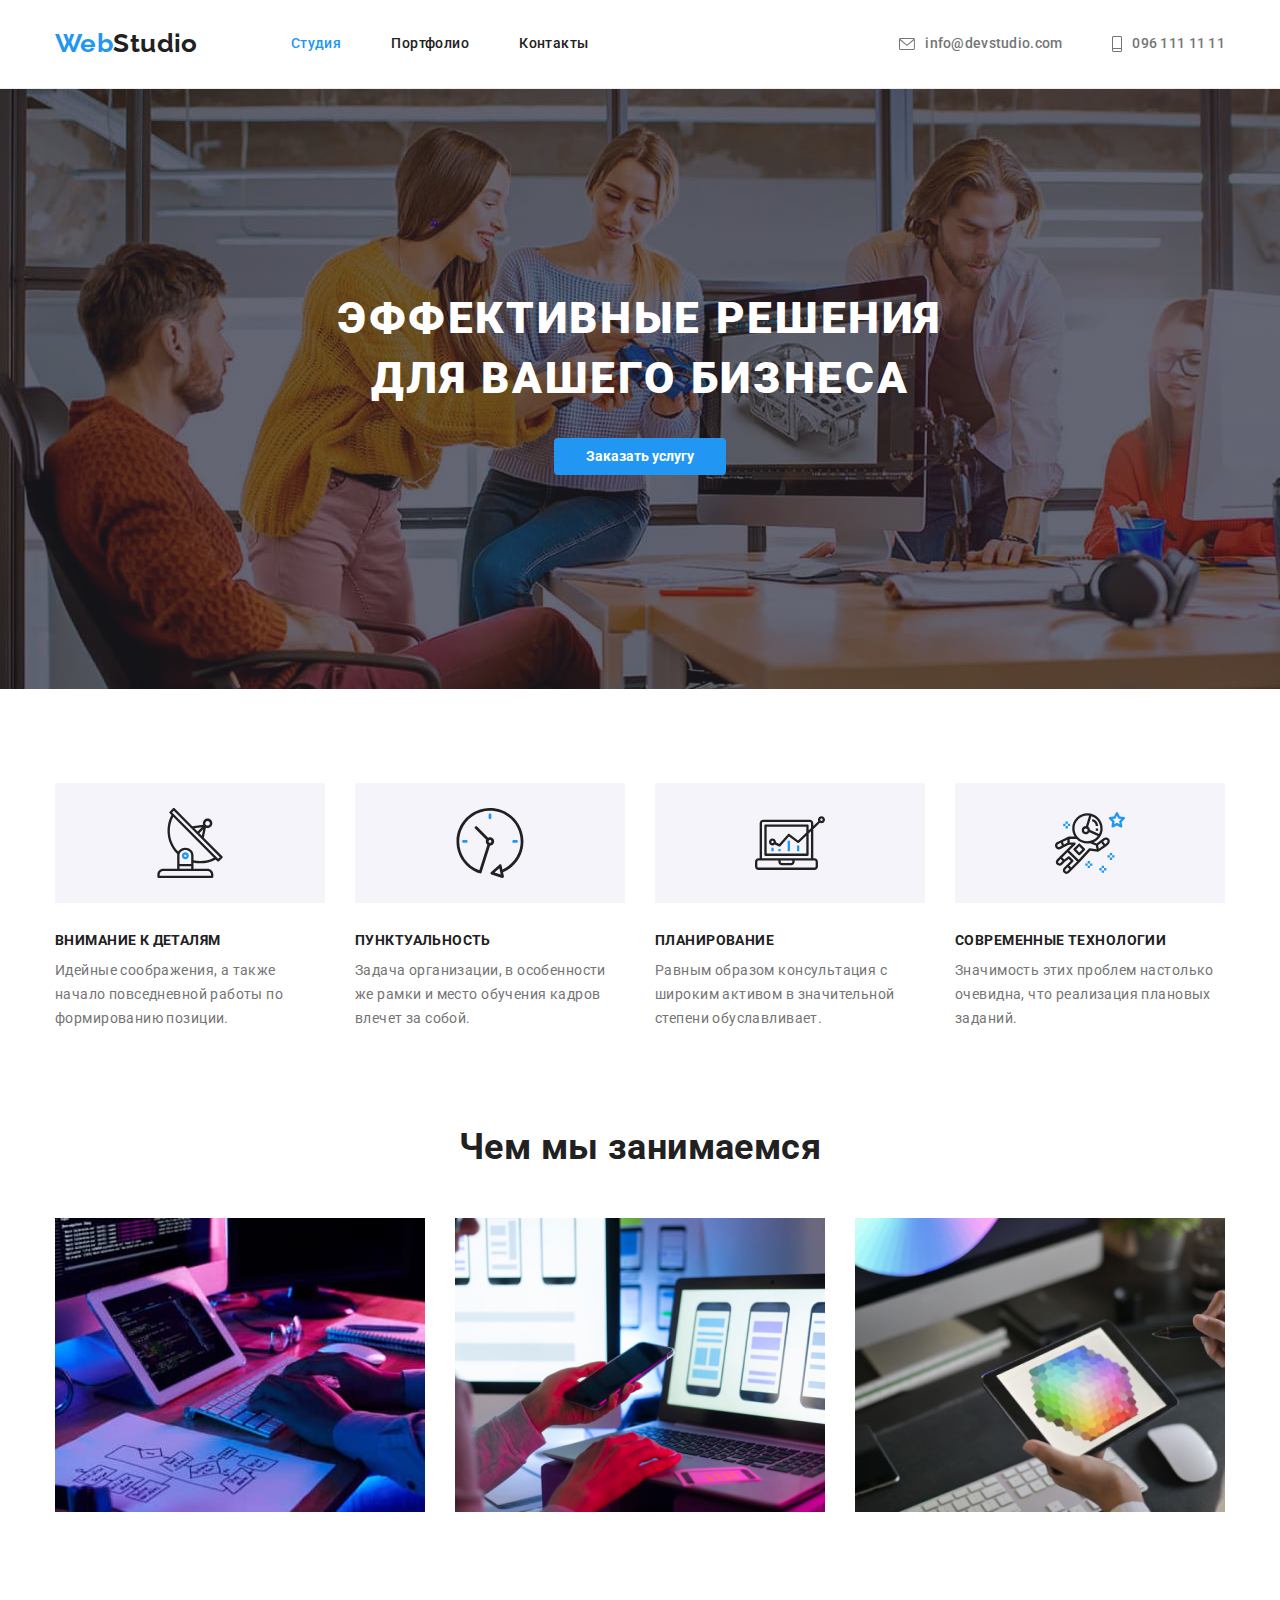
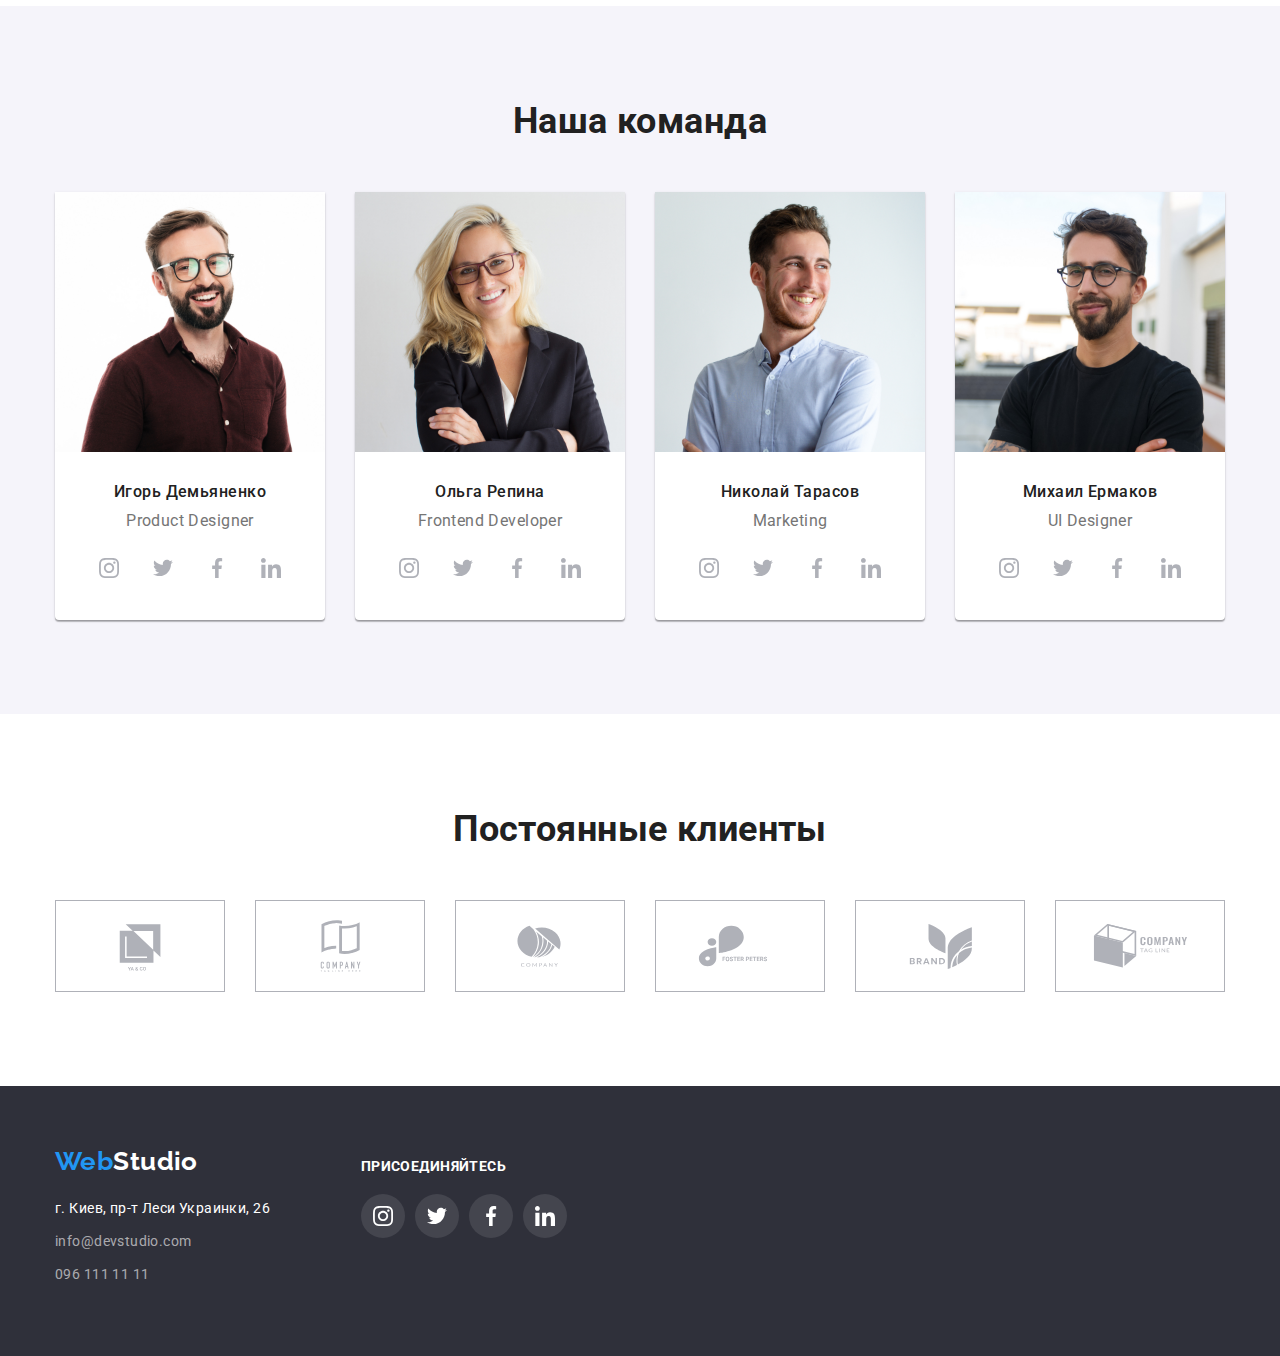
<file: index.html>
<!DOCTYPE html>
<html lang="ru">
  <head>
    <meta charset="UTF-8" />
    <meta http-equiv="X-UA-Compatible" content="IE=edge" />
    <meta name="viewport" content="width=device-width, initial-scale=1.0" />
    <title>Document</title>
    <link rel="stylesheet" href="https://cdnjs.cloudflare.com/ajax/libs/modern-normalize/1.1.0/modern-normalize.min.css">
    <link
      href="https://fonts.googleapis.com/css2?family=Raleway:wght@700&family=Roboto:wght@400;500;700;900&display=swap"
      rel="stylesheet"
    />
    <link rel="stylesheet" href="./css/styles.css" />
  </head>

  <body>
    <header class="header">
      <div class="container menu">
      <a href="./index.html" class="logo link"
        ><span class="logo-web">Web</span>Studio</a
      >
      <nav class="header-nav">
        <ul class="header-list list">
          <li class="header-item-right item">
            <a href="./index.html" class="header-link link current">Студия</a>
          </li>
          <li class="header-item-right item">
            <a href="./portfolio.html" class="header-link link">Портфолио</a>
          </li>
          <li class="header-item-right item">
            <a href="" class="header-link link">Контакты</a>
          </li>
        </ul>
      </nav>
      <ul class="header-list list mail">
        <li class="header-item-left item">
          <a href="mailto:info@devstudio.com" class="header-link link tel"
            ><svg class="icon-mail" height="12" width="16"><use href=./images/icons.svg#icon-mail></use></svg>info@devstudio.com</a
          >
        </li>
        <li class="header-item-left item">
          <a href="tel:0961111111" class="header-link link tel"><svg class="icon-telephon" height="16" width="10">
            <use href=./images/icons.svg#icon-telephon></use>
          </svg>
            096 111 11 11</a
          >
        </li>
      </ul>
      </div>
    </header>
    <main>
      <section class="hero section">
        <h1 class="hero-title">Эффективные решения для вашего бизнеса</h1>
        <button type="button" class="button hero-button">
          Заказать услугу
        </button>
      </section>
      <section class="solution section">
        <div class="container">
        <h2 class="solution-heading heading visually-hidden">Решения</h2>
        <ul class="solution-list list">
          <li class="solution-item item">
            <div class="solution-div">
              <svg class="solution-icon">
                <use href="./images/icons.svg#icon-antenna"></use>
              </svg>
            </div>
            <h3 class="solution-title title title">Внимание к деталям</h3>
            <p class="solution-text">
              Идейные соображения, а также начало повседневной работы по
              формированию позиции.
            </p>
          </li>
          <li class="solution-item item">
            <div class="solution-div">
              <svg class="solution-icon">
                <use href="./images/icons.svg#icon-clock"></use>
              </svg>
            </div>
            <h3 class="solution-title title">Пунктуальность</h3>
            <p class="solution-text">
              Задача организации, в особенности же рамки и место обучения кадров
              влечет за собой.
            </p>
          </li>
          <li class="solution-item item">
            <div class="solution-div">
              <svg class="solution-icon">
                <use href="./images/icons.svg#icon-diagram"></use>
              </svg>
            </div>
            <h3 class="solution-title title">Планирование</h3>
            <p class="solution-text">
              Равным образом консультация с широким активом в значительной
              степени обуславливает.
            </p>
          </li>
          <li class="solution-item item">
            <div class="solution-div">
              <svg class="solution-icon">
                <use href="./images/icons.svg#icon-astronaut"></use>
              </svg>
            </div>
            <h3 class="solution-title title">Современные технологии</h3>
            <p class="solution-text">
              Значимость этих проблем настолько очевидна, что реализация
              плановых заданий.
            </p>
          </li>
        </ul>
        </div>
      </section>
      <section class="wwd section">
        <div class="container">
        <h2 class="wwd-heading heading">Чем мы занимаемся</h2>
        <ul class="wwd-list list">
          <li class="wwd-item item">
            <img src="./images/box1.jpg" width="370" alt="печать текста" />
          </li>
          <li class="wwd-item item">
            <img src="./images/box2.jpg" width="370" alt="смартфон ноутбук" />
          </li>
          <li class="wwd-item item">
            <img src="./images/box3.jpg" width="370" alt="планшет" />
          </li>
        </ul>
        </div>
      </section>
      <section class="team section">
        <div class="container">
        <h2 class="team-heading heading">Наша команда</h2>
        <ul class="team-list list">
          <li class="team-item item">
            <img src="./images/igord.jpg" width="270" alt="Игорь Демьяненко" />
            <div class="team-item-bottom"><p class="team-name">Игорь Демьяненко</p>
            <p class="team-text">Product Designer</p>
            <ul class="team-list-icon list">
              <li class="team-item-icon item">
                <a class="team-item-link link" href=""><svg class="team-icon">
                  <use href="./images/icons.svg#icon-instagram"></use>
                </svg></a>
              </li>
              <li class="team-item-icon item">
                <a class="team-item-link link" href=""><svg class="team-icon">
                    <use href="./images/icons.svg#icon-twitter"></use>
                  </svg></a>
              </li>
              <li class="team-item-icon item">
                <a class="team-item-link link" href=""><svg class="team-icon">
                    <use href="./images/icons.svg#icon-facebook"></use>
                  </svg></a>
              </li>
              <li class="team-item-icon item">
                <a class="team-item-link link" href=""><svg class="team-icon">
                    <use href="./images/icons.svg#icon-linkedin"></use>
                  </svg></a>
              </li>
            </ul>
          </div>
          </li>
          <li class="team-item item">
            <img src="./images/olgar.jpg" width="270" alt="Ольга Репина" />
            <div class="team-item-bottom"><p class="team-name">Ольга Репина</p>
            <p class="team-text">Frontend Developer</p>
          <ul class="team-list-icon list">
            <li class="team-item-icon item">
              <a class="team-item-link link" href=""><svg class="team-icon">
                  <use href="./images/icons.svg#icon-instagram"></use>
                </svg></a>
            </li>
            <li class="team-item-icon item">
              <a class="team-item-link link" href=""><svg class="team-icon">
                  <use href="./images/icons.svg#icon-twitter"></use>
                </svg></a>
            </li>
            <li class="team-item-icon item">
              <a class="team-item-link link" href=""><svg class="team-icon">
                  <use href="./images/icons.svg#icon-facebook"></use>
                </svg></a>
            </li>
            <li class="team-item-icon item">
              <a class="team-item-link link" href=""><svg class="team-icon">
                  <use href="./images/icons.svg#icon-linkedin"></use>
                </svg></a>
            </li>
          </ul>
        </div>
          </li>
          <li class="team-item item">
            <img src="./images/kolyat.jpg" width="270" alt="Николай Тарасов" />
            <div class="team-item-bottom"><p class="team-name">Николай Тарасов</p>
            <p class="team-text">Marketing</p>
          <ul class="team-list-icon list">
            <li class="team-item-icon item">
              <a class="team-item-link link" href=""><svg class="team-icon">
                  <use href="./images/icons.svg#icon-instagram"></use>
                </svg></a>
            </li>
            <li class="team-item-icon item">
              <a class="team-item-link link" href=""><svg class="team-icon">
                  <use href="./images/icons.svg#icon-twitter"></use>
                </svg></a>
            </li>
            <li class="team-item-icon item">
              <a class="team-item-link link" href=""><svg class="team-icon">
                  <use href="./images/icons.svg#icon-facebook"></use>
                </svg></a>
            </li>
            <li class="team-item-icon item">
              <a class="team-item-link link" href=""><svg class="team-icon">
                  <use href="./images/icons.svg#icon-linkedin"></use>
                </svg></a>
            </li>
          </ul>
        </div>
          </li>
          <li class="team-item item">
            <img src="./images/mixae.jpg" width="270" alt="Михаил Ермаков" />
            <div class="team-item-bottom"><p class="team-name">Михаил Ермаков</p>
            <p class="team-text">UI Designer</p>
          <ul class="team-list-icon list">
            <li class="team-item-icon item">
              <a class="team-item-link link" href=""><svg class="team-icon">
                  <use href="./images/icons.svg#icon-instagram"></use>
                </svg></a>
            </li>
            <li class="team-item-icon item">
              <a class="team-item-link link" href=""><svg class="team-icon">
                  <use href="./images/icons.svg#icon-twitter"></use>
                </svg></a>
            </li>
            <li class="team-item-icon item">
              <a class="team-item-link link" href=""><svg class="team-icon">
                  <use href="./images/icons.svg#icon-facebook"></use>
                </svg></a>
            </li>
            <li class="team-item-icon item">
              <a class="team-item-link link" href=""><svg class="team-icon">
                  <use href="./images/icons.svg#icon-linkedin"></use>
                </svg></a>
            </li>
          </ul>
        </div>
          </li>
        </ul>
        </div>
      </section>
      <section class="clients section">
        <div class="container">
          <h2 class="clients-heading heading">Постоянные клиенты</h2>
          <ul class="clients-list list">
            <li class="clients-item item">
              <a class="clients-link link" href=""><svg class="clients-icon icon">
                <use href="./images/icons.svg#icon-logo_one"></use>
              </svg></a>
            </li>
            <li class="clients-item item">
              <a class="clients-link link" href=""><svg class="clients-icon icon">
                  <use href="./images/icons.svg#icon-logo_two"></use>
                </svg></a>
            </li>
            <li class="clients-item item">
              <a class="clients-link link" href=""><svg class="clients-icon icon">
                  <use href="./images/icons.svg#icon-logo_three"></use>
                </svg></a>
            </li>
            <li class="clients-item item">
              <a class="clients-link link" href=""><svg class="clients-icon icon">
                  <use href="./images/icons.svg#icon-logo_four"></use>
                </svg></a>
            </li>
            <li class="clients-item item">
              <a class="clients-link link" href=""><svg class="clients-icon icon">
                  <use href="./images/icons.svg#icon-logo_five"></use>
                </svg></a>
            </li>
            <li class="clients-item item">
              <a class="clients-link link" href=""><svg class="clients-icon icon">
                  <use href="./images/icons.svg#icon-logo_six"></use>
                </svg></a>
            </li>
          </ul>

        </div>
        </section>
    </main>
    <footer class="footer">
      <div class="container footer-container">
        <div class="footer-div">
      <a href="./index.html" class="logo flog link"
        ><span class="logo-web">Web</span>Studio</a
      >
      <address>
        <a href="" class="footer-address link"
          >г. Киев, пр-т Леси Украинки, 26</a
        >
      </address>
      <ul class="footer-list list">
        <li class="footer-item">
          <a href="mailto:info@devstudio.com" class="footer-address-tel link"
            >info@devstudio.com</a
          >
        </li>
        <li class="footer-item">
          <a href="tel:0961111111" class="footer-address-tel link ">
            096 111 11 11</a
          >
        </li>
      </ul>
      </div>
      <div class="footer-enjoin">
        <p class="footer-text">присоединяйтесь</p>
        <ul class="footer-list-icon list">
          <li class="footer-item-icon item">
            <a class="footer-item-link link " href=""><svg class="footer-icon">
                <use href="./images/icons.svg#icon-instagram"></use>
              </svg></a>
          </li>
          <li class="footer-item-icon item">
          <a class="footer-item-link link " href=""><svg class="footer-icon">
              <use href="./images/icons.svg#icon-twitter"></use>
            </svg></a>
        </li>
        <li class="footer-item-icon item">
          <a class="footer-item-link link " href=""><svg class="footer-icon">
              <use href="./images/icons.svg#icon-facebook"></use>
            </svg></a>
        </li>
        <li class="footer-item-icon item ">
          <a class="footer-item-link link" href=""><svg class="footer-icon">
              <use href="./images/icons.svg#icon-linkedin"></use>
            </svg></a>
        </li>
        </ul>
       
      </div>
      </div>
    </footer>
  </body>
</html>
</file>
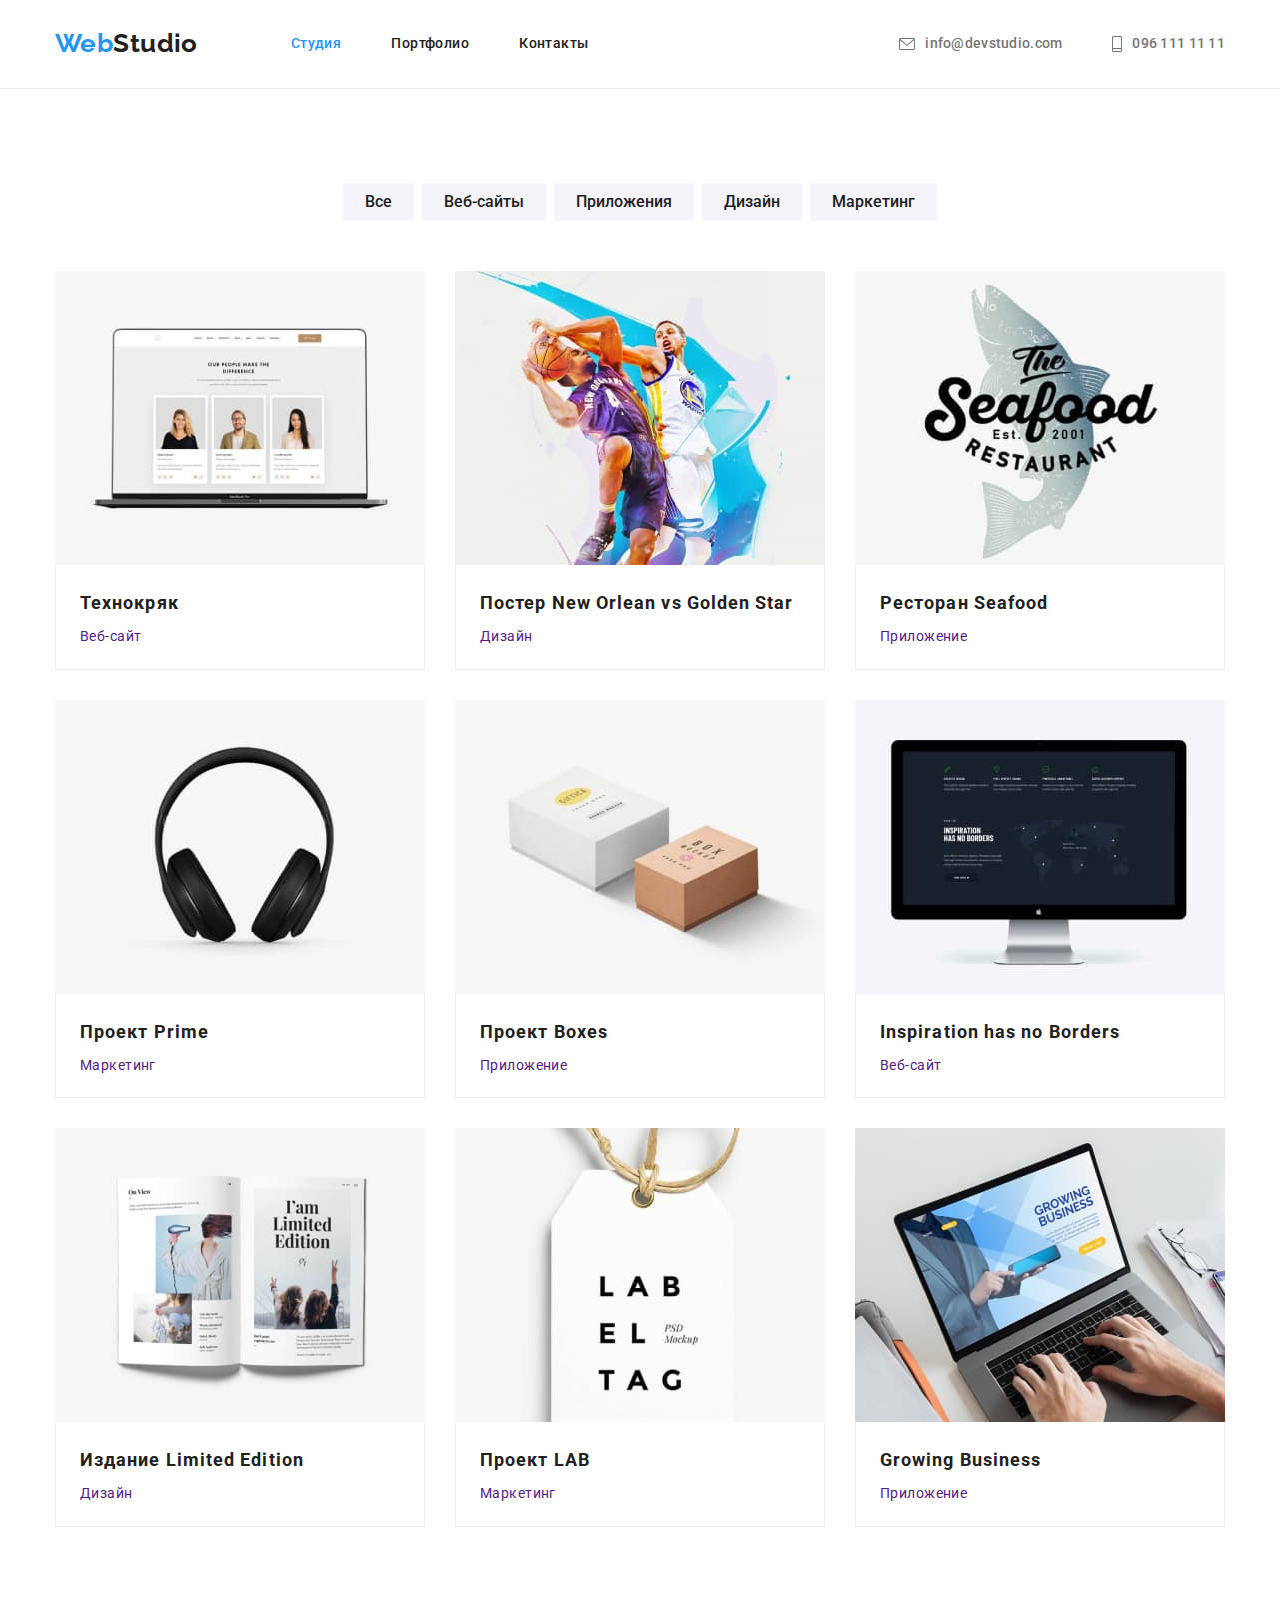
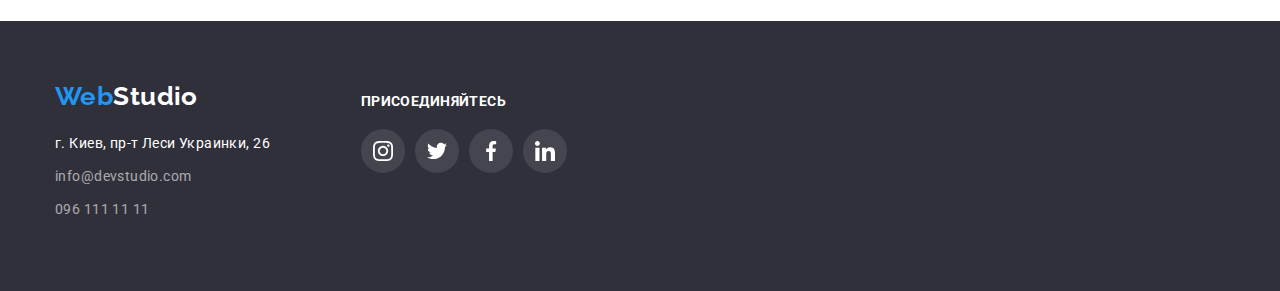
<file: portfolio.html>
<!DOCTYPE html>
<html lang="ru">
  <head>
    <meta charset="UTF-8" />
    <meta http-equiv="X-UA-Compatible" content="IE=edge" />
    <meta name="viewport" content="width=device-width, initial-scale=1.0" />
    <title>Document</title>
    <link rel="stylesheet" href="https://cdnjs.cloudflare.com/ajax/libs/modern-normalize/1.1.0/modern-normalize.min.css">
    <link
      href="https://fonts.googleapis.com/css2?family=Raleway:wght@700&family=Roboto:wght@400;500;700;900&display=swap"
      rel="stylesheet"
    />
    <link rel="stylesheet" href="./css/styles.css" />
  </head>
  <body>
  <header class="header">
    <div class="container menu">
      <a href="./index.html" class="logo link"><span class="logo-web">Web</span>Studio</a>
      <nav class="header-nav">
        <ul class="header-list list">
          <li class="header-item-right item">
            <a href="./index.html" class="header-link link current">Студия</a>
          </li>
          <li class="header-item-right item">
            <a href="./portfolio.html" class="header-link link">Портфолио</a>
          </li>
          <li class="header-item-right item">
            <a href="" class="header-link link">Контакты</a>
          </li>
        </ul>
      </nav>
      <ul class="header-list list mail">
        <li class="header-item-left item">
          <a href="mailto:info@devstudio.com" class="header-link link tel"><svg class="icon-mail" height="12" width="16">
              <use href=./images/icons.svg#icon-mail></use>
            </svg>info@devstudio.com</a>
        </li>
        <li class="header-item-left item">
          <a href="tel:0961111111" class="header-link link tel"><svg class="icon-telephon" height="16" width="10">
              <use href=./images/icons.svg#icon-telephon></use>
            </svg>
            096 111 11 11</a>
        </li>
      </ul>
    </div>
  </header>
    <main>
      <h1 class="main-title visually-hidden">Портфолио</h1>
      <section class="sites section">
        <div class="container">
        <h2 class="heading heading-title visually-hidden">Фильтры портфолио</h2>
        <ul class="sites-list-right list">
          <li class="sites-item-right item">
            <button type="button" class="button button-portfolio">Все</button>
          </li>
          <li class="sites-item-right item">
            <button type="button" class="button button-portfolio">
              Веб-сайты
            </button>
          </li>
          <li class="sites-item-right item">
            <button type="button" class="button button-portfolio">
              Приложения
            </button>
          </li>
          <li class="sites-item-right item">
            <button type="button" class="button button-portfolio">
              Дизайн
            </button>
          </li>
          <li class="sites-item-right item">
            <button type="button" class="button button-portfolio">
              Маркетинг
            </button>
          </li>
        </ul>
        <h2 class="heading heading-title visually-hidden">Примеры портфолио</h2>
        <ul class="sites-list-left list">
          <li class="sites-item-left item">
            <a class="sites-link" href=""><img src="./images/noyt.jpg" alt="ноутбук" width="370" />
            <div class="sites-bottom"><h3 class="sites-title">Технокряк</h3>
            <p class="sites-text">Веб-сайт</p></div></a>
          </li>
          <li class="sites-item-left item">
            <a class="sites-link " href=""><img src="./images/basket.jpg" alt="Баскетбол" width="370" />
            <div class="sites-bottom"><h3 class="sites-title">
              Постер<span lang="en"> New Orlean vs Golden Star</span>
            </h3>
            <p class="sites-text">Дизайн</p></div></a>
          </li>
          <li class="sites-item-left item">
            <a class="sites-link " href=""><img
              src="./images/seafood.jpg"
              alt="Логотип ресторана"
              width="370"
            />
            <div class="sites-bottom"><h3 class="sites-title">Ресторан<span lang="en"> Seafood</span></h3>
            <p class="sites-text">Приложение</p></div></a>
          </li>
          <li class="sites-item-left item">
            <a class="sites-link " href=""><img src="./images/naysh.jpg" alt="Наушники" width="370" />
            <div class="sites-bottom"><h3 class="sites-title">Проект<span lang="en"> Prime</span></h3>
            <p class="sites-text">Маркетинг</p></div></a>
          </li>
          <li class="sites-item-left item">
            <a class="sites-link " href=""><img src="./images/box.jpg" alt="Коробки" width="370" />
            <div class="sites-bottom"><h3 class="sites-title">Проект<span lang="en"> Boxes</span></h3>
            <p class="sites-text">Приложение</p></div></a>
          </li>
          <li class="sites-item-left item">
            <a class="sites-link " href=""><img src="./images/monitor.jpg" alt="Монитор" width="370" />
            <div class="sites-bottom"><h3 lang="en" class="sites-title">Inspiration has no Borders</h3>
            <p class="sites-text">Веб-сайт</p></div></a>
          </li>
          <li class="sites-item-left item">
            <a class="sites-link " href=""><img src="./images/book.jpg" alt="Книга" width="370" />
            <div class="sites-bottom"><h3 class="sites-title">
              Издание<span lang="en"> Limited Edition</span>
            </h3>
            <p class="sites-text">Дизайн</p></div></a>
          </li>
          <li class="sites-item-left item">
            <a class="sites-link " href=""><img src="./images/lable.jpg" alt="Бирка" width="370" />
            <div class="sites-bottom"><h3 class="sites-title">Проект<span lang="en"> LAB</span></h3>
            <p class="sites-text">Маркетинг</p></div></a>
          </li>
          <li class="sites-item-left item">
            <a class="sites-link " href=""><img src="./images/typetext.jpg" alt="Набор текста" width="370" />
            <div class="sites-bottom"><h3 lang="en" class="sites-title">Growing Business</h3>
            <p class="sites-text">Приложение</p></div></a>
          </li>
        </ul>
        </div>
      </section>
    </main>
       <footer class="footer">
      <div class="container footer-container">
        <div class="footer-div">
      <a href="./index.html" class="logo flog link"
        ><span class="logo-web">Web</span>Studio</a
      >
      <address>
        <a href="" class="footer-address link"
          >г. Киев, пр-т Леси Украинки, 26</a
        >
      </address>
      <ul class="footer-list list">
        <li class="footer-item">
          <a href="mailto:info@devstudio.com" class="footer-address-tel link"
            >info@devstudio.com</a
          >
        </li>
        <li class="footer-item">
          <a href="tel:0961111111" class="footer-address-tel link ">
            096 111 11 11</a
          >
        </li>
      </ul>
      </div>
      <div class="footer-enjoin">
        <p class="footer-text">присоединяйтесь</p>
        <ul class="footer-list-icon list">
          <li class="footer-item-icon item">
            <a class="footer-item-link link " href=""><svg class="footer-icon">
                <use href="./images/icons.svg#icon-instagram"></use>
              </svg></a>
          </li>
          <li class="footer-item-icon item">
          <a class="footer-item-link link " href=""><svg class="footer-icon">
              <use href="./images/icons.svg#icon-twitter"></use>
            </svg></a>
        </li>
        <li class="footer-item-icon item">
          <a class="footer-item-link link " href=""><svg class="footer-icon">
              <use href="./images/icons.svg#icon-facebook"></use>
            </svg></a>
        </li>
        <li class="footer-item-icon item ">
          <a class="footer-item-link link" href=""><svg class="footer-icon">
              <use href="./images/icons.svg#icon-linkedin"></use>
            </svg></a>
        </li>
        </ul>
       
      </div>
      </div>
    </footer>
  </body>
</html>
</file>
<file: css/styles.css>
:root {
  --primery-text-color: #757575;
  --title-text-color: #212121;
  --primary-background-color: #ffffff;
  --link-color: #2196f3;
  --secondary-text-color: #ffffff;
}

* {
  padding: 0;
  margin: 0;
  border: 0;
}

*,
*:before,
*:after {
  box-sizing: border-box;
}

:focus,
:active {
  outline: none;
}

a:focus,
a:active {
  outline: none;
}

nav,
footer,
header,
aside {
  display: block;
}

html,
body {
  height: 100%;
  width: 100%;
  font-size: 100%;
  line-height: 1;
  font-size: 14px;
  -ms-text-size-adjust: 100%;
  -moz-text-size-adjust: 100%;
  -webkit-text-size-adjust: 100%;
}

input,
button,
textarea {
  font-family: inherit;
}

input::-ms-clear {
  display: none;
}
button {
  cursor: pointer;
}
button::-moz-focus-inner {
  padding: 0;
  border: 0;
}
a,
a:visited,
a:hover {
  text-decoration: none;
}
ul,
li {
  list-style: none;
}
img {
  vertical-align: top;
}

h1,
h2,
h3,
h4,
h5,
h6 {
  font-size: inherit;
  font-weight: 400;
}

.visually-hidden {
  position: absolute;
  width: 1px;
  height: 1px;
  margin: -1px;
  padding: 0;
  overflow: hidden;
  border: 0;
  clip: rect(0 0 0 0);
}

img {
  display: block;
}

body {
  background-color: var(--primary-background-color);
  font-family: 'Roboto', sans-serif;
  font-weight: 400;
  font-size: 14px;
  line-height: 1.7;
  letter-spacing: 0.03em;
  color: var(--primery-text-color);
}

.link {
  text-decoration: none;
  color: var(--title-text-color);
}
.link:focus,
.link:hover {
  color: var(--link-color);
  fill: var(--link-color);
}

.list {
  list-style: none;
}

.button {
  align-items: center;
  text-align: center;
  font-family: 'Roboto', sans-serif;
  font-weight: 700;
  cursor: pointer;

  padding: 10px 32px;
  border-radius: 4px;
  max-width: 200px;
}
.button:hover,
.button:focus {
  color: var(--secondary-text-color);
  background: #2196f3;
}

.title {
  font-weight: 700;
  line-height: 1.14;
  font-size: 14px;
  text-transform: uppercase;
  color: var(--title-text-color);
}

.heading {
  font-weight: 700;
  text-align: center;
  font-size: 36px;
  line-height: 1.17;
  color: var(--title-text-color);
}

.header-link.current {
  color: var(--link-color);
}

.container {
  width: 1200px;
  margin: 0 auto;
  padding: 0 15px;
  /* border: 2px dashed red; */
}

.section {
  padding-top: 94px;
  padding-bottom: 94px;
}

/* -----------HEADER-------------- */

.header {
  border-bottom: 1px solid #ececec;
}

.logo {
  font-family: 'Raleway', sans-serif;
  font-weight: 700;
  font-size: 26px;
  line-height: 1.2;
  margin-right: 93px;
}
.logo-web {
  color: #2196f3;
}
.header-nav {
  font-weight: 500;
  color: var(--title-text-color);
  text-decoration: none;
}
.header-link.tel {
  color: var(--primery-text-color);
  font-weight: 500;
  line-height: 1.14;
  letter-spacing: 0.02em;
}

.header-link.tel:hover,
.header-link.tel:focus {
  color: #2196f3;
}

.menu {
  display: flex;
  align-items: center;
}

.header-list {
  display: flex;
}

.header-link {
  display: inline-block;
  padding-top: 32px;
  padding-bottom: 32px;
  margin-top: auto;
  margin-bottom: auto;
}

.header-item-right:not(:last-child) {
  margin-right: 50px;
}

.tel {
  margin-left: 50px;
  display: flex;
  align-items: center;
  justify-content: center;
}
.mail {
  display: flex;
  align-items: center;
  margin-left: auto;
}

.icon-mail {
  margin-right: 10px;
  fill: rgba(117, 117, 117, 1);
}

.icon-telephon {
  margin-right: 10px;
  fill: rgba(117, 117, 117, 1);
}

.header-link.tel:hover .icon-mail,
.header-link.tel:focus .icon-mail {
  fill: #2196f3;
}

.header-link.tel:hover .icon-telephon,
.header-link.tel:focus .icon-telephon {
  fill: #2196f3;
}
/* ------------HERO------------- */
.hero {
  height: 600px;
  max-width: 1600px;
  margin-left: auto;
  margin-right: auto;
  background-repeat: no-repeat;
  background-size: cover;
  background-position: center;
  background: #2f303a;
  padding-top: 200px;
  padding-bottom: 200px;
  background-image: linear-gradient(
      to right,
      rgba(47, 48, 58, 0.4),
      rgba(47, 48, 58, 0.4)
    ),
    url('../images/herobcg.jpg');
}

.hero-title {
  font-weight: 900;
  text-align: center;
  font-size: 44px;
  line-height: 1.36;
  text-transform: uppercase;
  color: var(--secondary-text-color);
  max-width: 696px;
  letter-spacing: 0.06em;

  margin: 0 auto;
  margin-bottom: 30px;
}

.hero-button {
  display: block;
  background: #2196f3;
  color: var(--secondary-text-color);
  margin: 0 auto;
}

/* ------------SOLUTION------------- */
.solution {
  padding-bottom: 48px;
}

.solution-title {
  margin-bottom: 10px;
}

.solution-text {
  font-size: 14px;
  line-height: 1.71;
  text-align: left;
}

.solution-list {
  display: flex;
  margin-left: -30px;
  margin-top: -30px;
}

.solution-item {
  margin-left: 30px;
  margin-top: 30px;
  flex-basis: calc(100% / 4 - 30px);
}

.solution-div {
  display: flex;
  align-items: center;
  justify-content: center;
  width: 270px;
  height: 120px;
  background: rgba(245, 244, 250, 1);
  margin-bottom: 30px;
}

.solution-icon {
  height: 70px;
  width: 70px;
}

/* -------------WWD------------- */
.wwd {
  padding-top: 47px;
}

.wwd-list {
  display: flex;
  margin-left: -30px;
  margin-top: -30px;
}
.wwd-heading {
  margin-bottom: 50px;
}
.wwd-item {
  margin-left: 30px;
  margin-top: 30px;
  flex-basis: calc(100% / 3 - 30px);
}
/* -------------TEAM------------ */

.team-heading {
  margin-bottom: 50px;
}

.team-item-bottom {
  margin-top: 30px;
  margin-bottom: 30px;
}
.team {
  background: #f5f4fa;
}

.team-name {
  font-weight: 500;
  font-size: 16px;
  line-height: 1.19;
  text-align: center;
  letter-spacing: 0.03em;
  color: var(--title-text-color);

  margin-bottom: 10px;
}

.team-text {
  font-size: 16px;
  line-height: 1.19;
  text-align: center;
}

.team-list {
  display: flex;
  margin-left: -30px;
  margin-top: -30px;
}

.team-item {
  background-color: var(--primary-background-color);
  margin-left: 30px;
  margin-top: 30px;
  flex-basis: calc(100% / 4 - 30px);
  box-shadow: 0px 1px 3px rgba(0, 0, 0, 0.12), 0px 1px 1px rgba(0, 0, 0, 0.14),
    0px 2px 1px rgba(0, 0, 0, 0.2);
  border-radius: 0px 0px 4px 4px;
}

.team-item-icon {
  height: 44px;
  width: 44px;
}
.team-icon {
  height: 20px;
  width: 20px;
  fill: rgba(175, 177, 184, 1);
}

.team-item-icon + .team-item-icon {
  margin-left: 10px;
}

.team-list-icon {
  display: flex;
  justify-content: center;
  margin-top: 16px;
}

.team-item-link {
  display: flex;
  align-items: center;
  justify-content: center;
  height: 100%;
  width: 100%;
  border-radius: 50%;
}

.team-item-link:hover,
.team-item-link:focus {
  background: var(--link-color);
}

.team-item-link:hover .team-icon {
  fill: rgba(255, 255, 255, 1);
}

.team-item-link:focus .team-icon {
  fill: rgba(255, 255, 255, 1);
}
/* -----------Clients---------- */
.clients-heading {
  margin-bottom: 50px;
}
.clients-item {
  flex-basis: calc(100% / 6 - 30px);
  margin-left: 30px;
  margin-top: 30px;
}
.clients-list {
  margin-left: -30px;
  margin-top: -30px;
  display: flex;
}
.clients-link {
  display: inline-block;
  height: 92px;
  width: 170px;
  border: 1px solid rgba(175, 177, 184, 1);
  padding: 16px 32px;
}

.clients-icon {
  width: 106px;
  height: 60px;
  fill: rgba(175, 177, 184, 1);
}

.clients-link:hover,
.clients-link:focus {
  border: 1px solid var(--link-color);
}

.clients-link:hover .clients-icon,
.clients-link:focus .clients-icon {
  fill: var(--link-color);
}
/* -----------FOOTER------------- */
.footer {
  background: #2f303a;
  padding-top: 60px;
  padding-bottom: 60px;
}

.footer-container {
  display: flex;
}

.footer-div {
  margin-right: 70px;
}
.footer-enjoin {
  padding-top: 12px;
  width: 208px;
}
.flog {
  color: #ffffff;

  display: inline-block;
  margin-bottom: 20px;
}

.footer-address {
  font-style: normal;
  font-size: 500;
  color: #ffffff;

  display: inline-block;
  margin-bottom: 9px;
}

.footer-address-tel {
  color: rgba(255, 255, 255, 0.6);
  display: inline-block;
  margin-bottom: 9px;
}

.footer-text {
  display: block;
  font-family: Roboto;
  font-style: normal;
  font-weight: bold;
  font-size: 14px;
  line-height: 16px;
  letter-spacing: 0.03em;
  text-transform: uppercase;
  margin-bottom: 20px;

  color: #ffffff;
}
.footer-list-icon {
  display: flex;
}
.footer-item-icon {
  height: 44px;
  width: 44px;
}
.footer-item-link {
  display: flex;
  align-items: center;
  justify-content: center;
  height: 100%;
  width: 100%;
  border-radius: 50%;
  background: rgba(255, 255, 255, 0.1);
}

.footer-item-icon + .footer-item-icon {
  margin-left: 10px;
}
.footer-item-link:hover,
.footer-item-link:focus {
  background: var(--link-color);
}

.footer-icon {
  height: 20px;
  width: 20px;
  fill: rgba(255, 255, 255, 1);
}
/* ------------PORTFOLIO---------- */

.sites-list-right {
  display: flex;
  justify-content: center;
}

.button-portfolio {
  font-family: 'Roboto', sans-serif;
  font-weight: 500;
  font-size: 16px;
  line-height: 1.63;
  color: var(--title-text-color);
  background: #f5f4fa;

  padding: 6px 22px;
}

.button-portfolio:hover,
.button-portfolio:focus {
  box-shadow: 0px 3px 1px rgba(0, 0, 0, 0.1), 0px 1px 2px rgba(0, 0, 0, 0.08),
    0px 2px 2px rgba(0, 0, 0, 0.12);
}

.sites-item-right {
  margin-right: 8px;
  margin-bottom: 50px;
}

.sites-item-right:last-child {
  margin-right: 0;
  margin-bottom: 50px;
}

.sites-list-left {
  display: flex;
  flex-wrap: wrap;
  margin-left: -30px;
  margin-top: -30px;
}

.sites-item-left {
  margin-left: 30px;
  margin-top: 30px;
  flex-basis: calc(100% / 3 - 30px);
}

.sites-bottom {
  border-left: 1px solid #eeeeee;
  border-right: 1px solid #eeeeee;
  border-bottom: 1px solid #eeeeee;
  padding-top: 20px;
  padding-bottom: 20px;
  padding-left: 24px;
  padding-right: 24px;
}

.sites-title {
  font-weight: 700;
  font-size: 18px;
  line-height: 2;
  letter-spacing: 0.06em;
  color: var(--title-text-color);

  margin-bottom: 4px;
}

.sites-link {
  display: block;
}

.sites-link:hover,
.sites-link:focus {
  box-shadow: 0px 1px 1px rgba(141, 34, 34, 0.12),
    0px 4px 4px rgba(0, 0, 0, 0.06), 1px 4px 6px rgba(0, 0, 0, 0.16);
}
</file>
